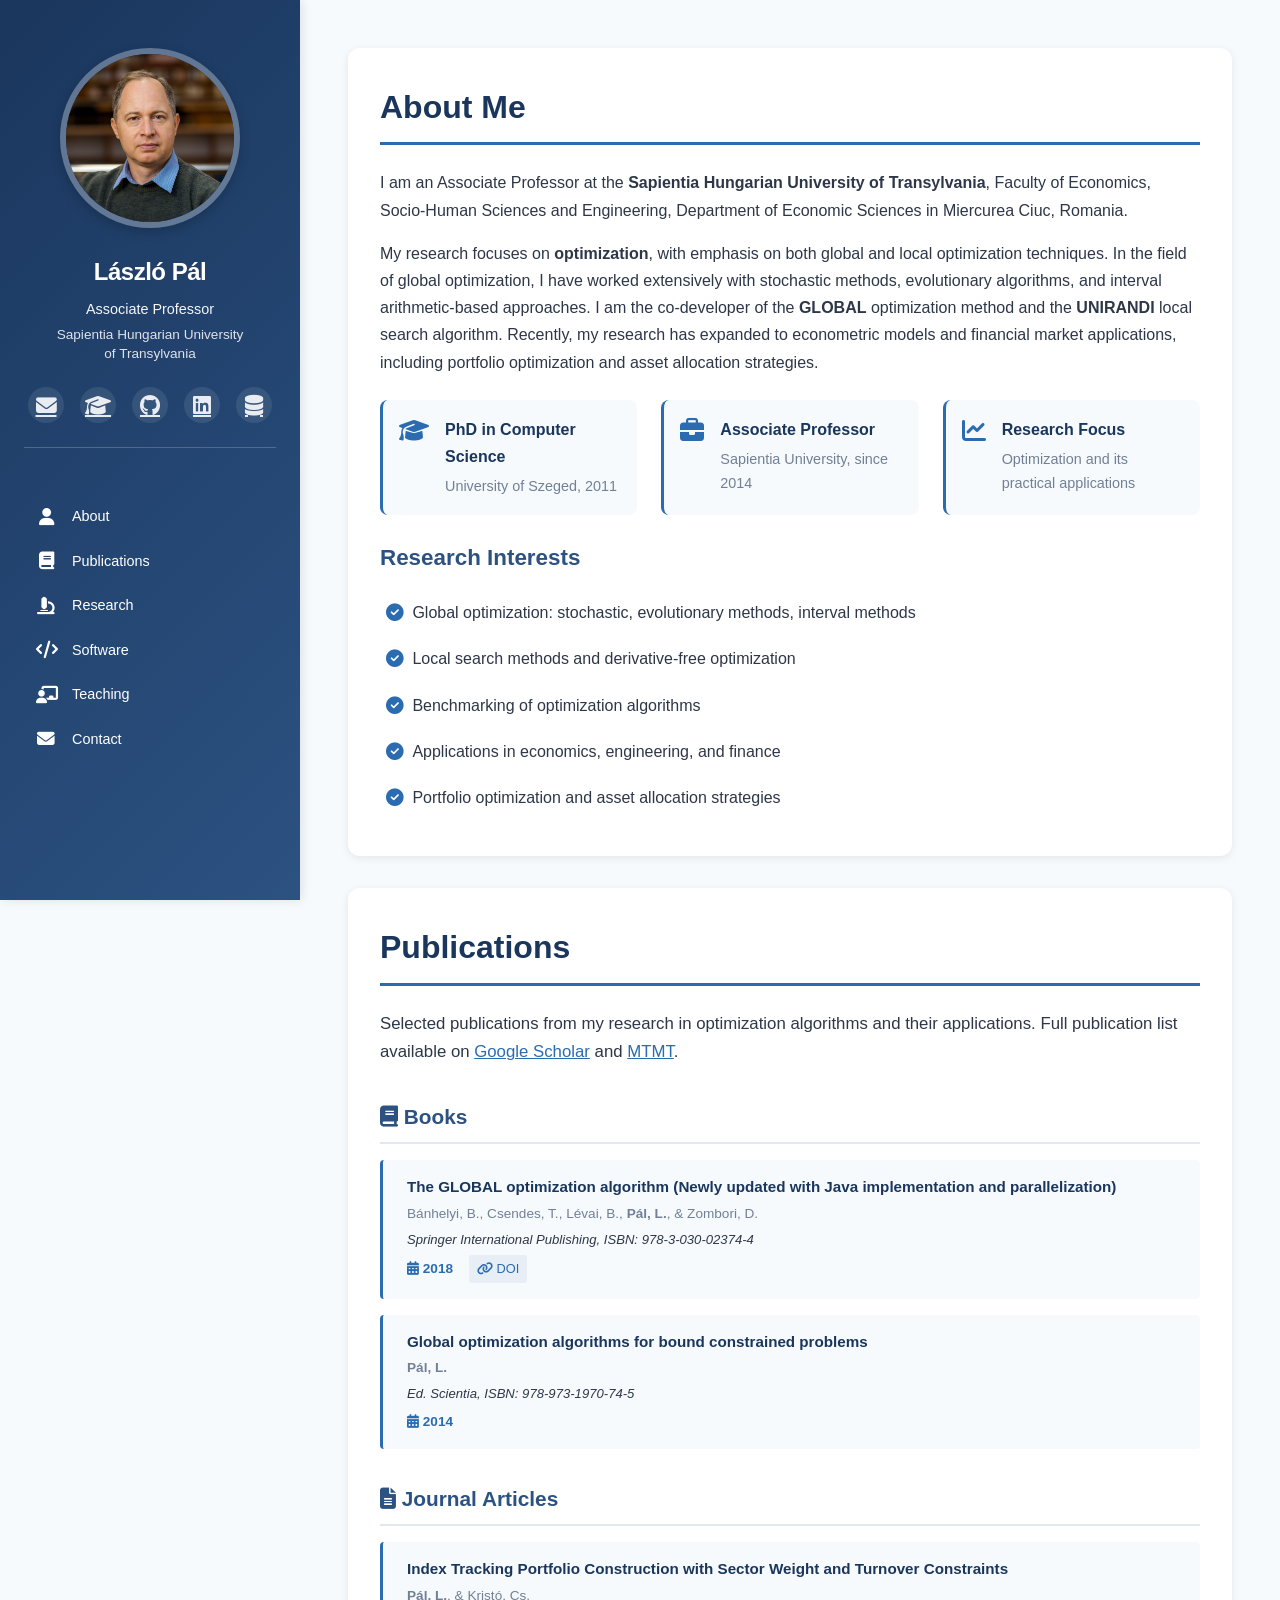
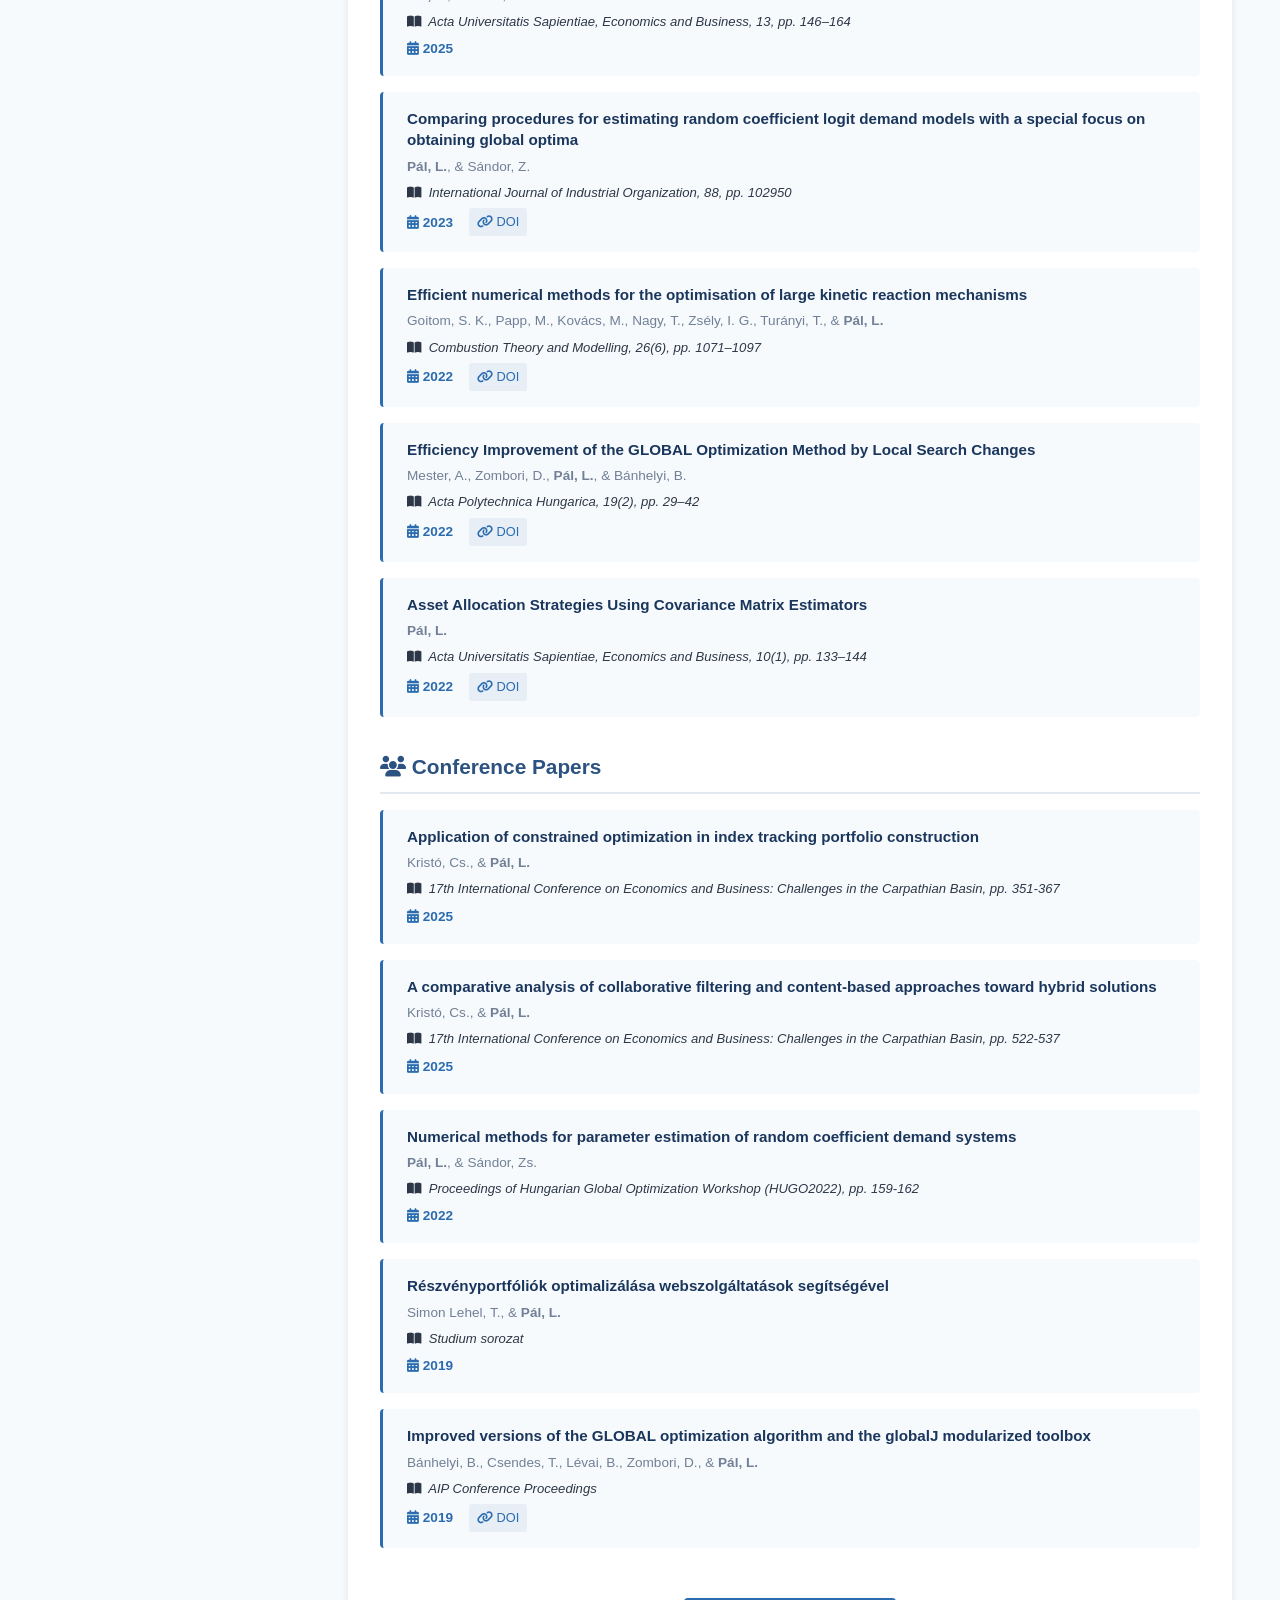
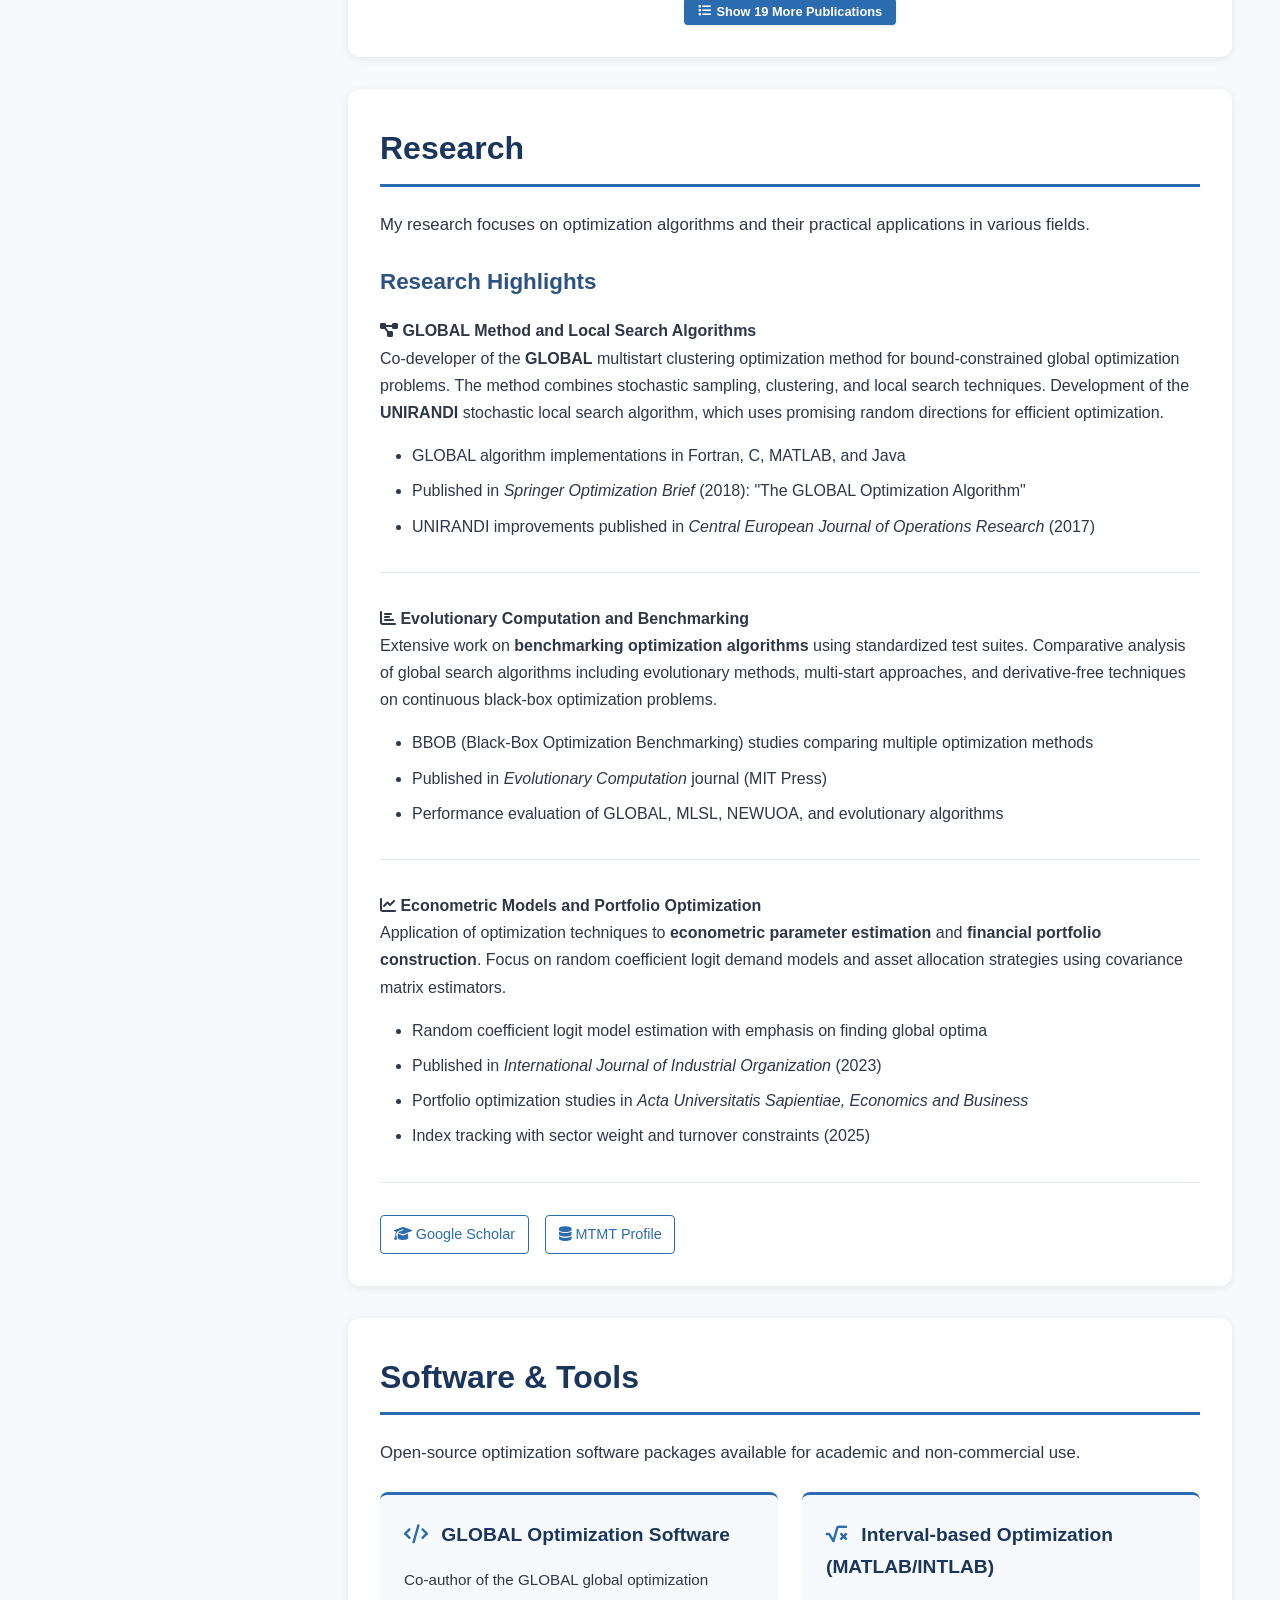
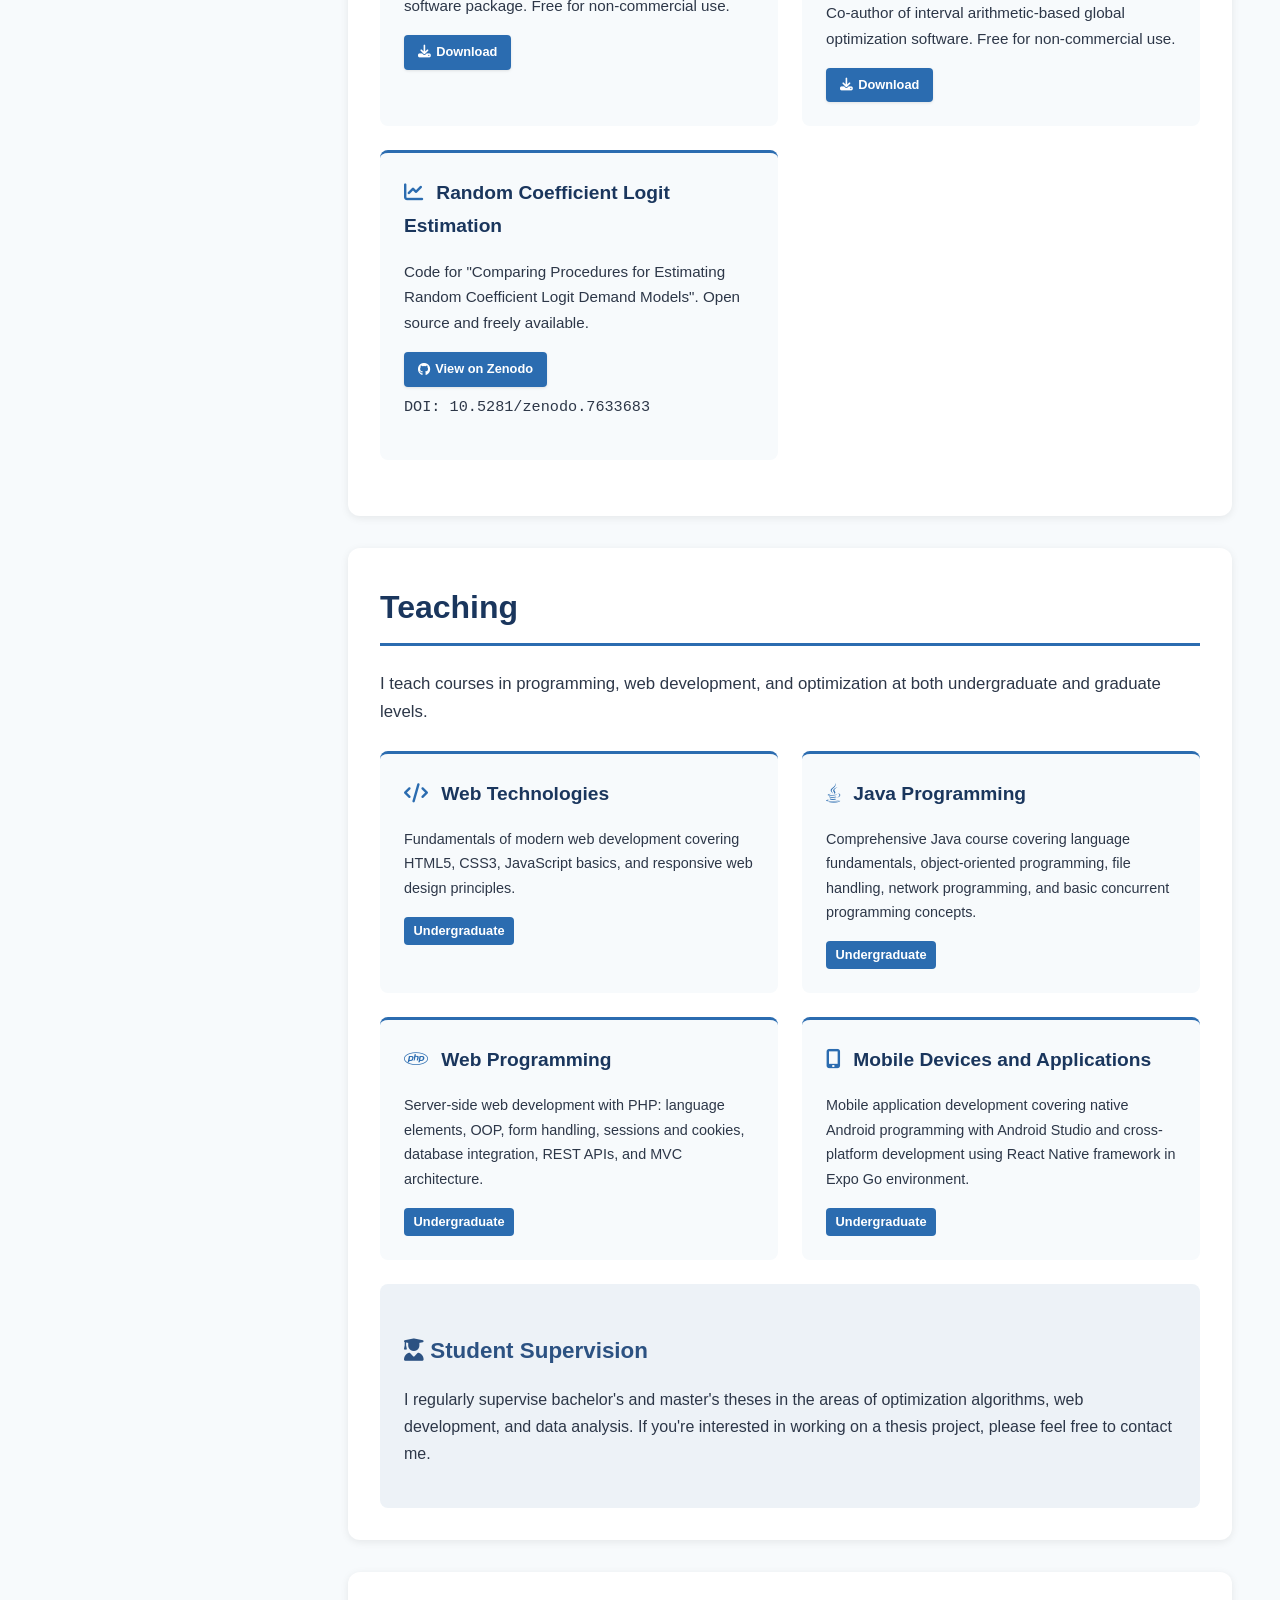
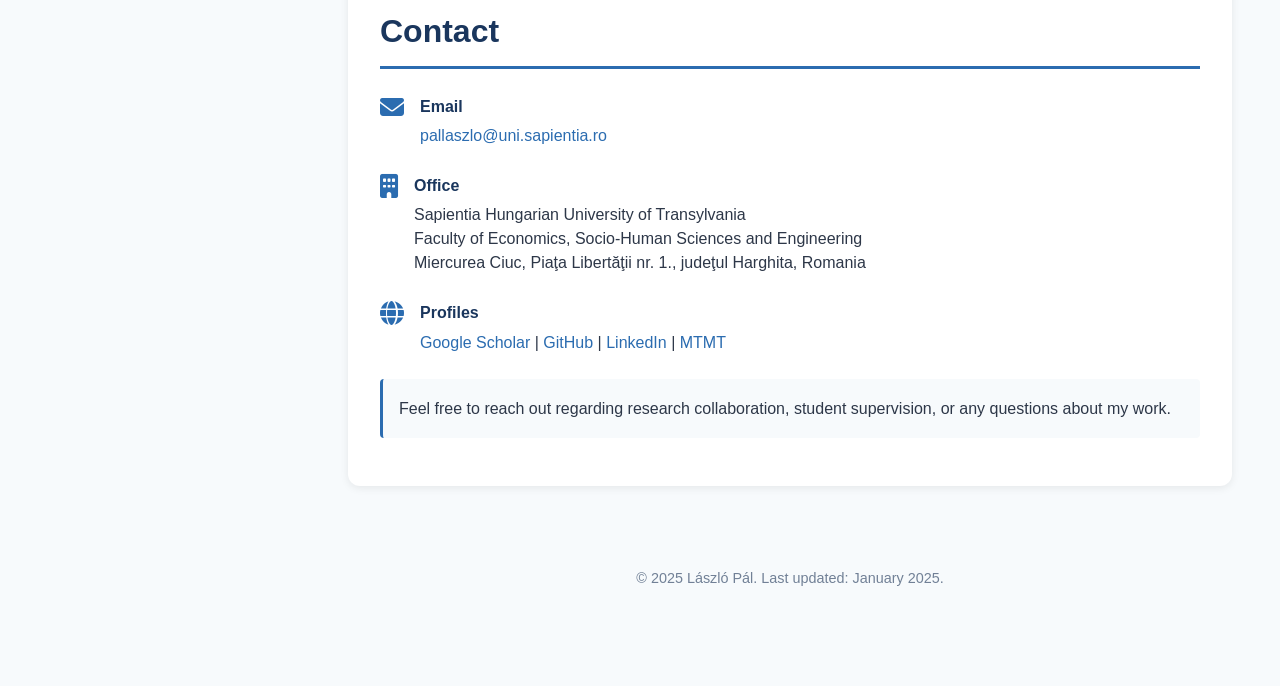
<file: index.html>
<!DOCTYPE html>
<html lang="en">
<head>
    <meta charset="UTF-8">
    <meta name="viewport" content="width=device-width, initial-scale=1.0">

    <!-- Google tag (gtag.js) -->
    <script async src="https://www.googletagmanager.com/gtag/js?id=G-C1RTCQ168E"></script>
    <script>
        window.dataLayer = window.dataLayer || [];
        function gtag(){dataLayer.push(arguments);}
        gtag('js', new Date());
        gtag('config', 'G-C1RTCQ168E');
    </script>

    <title>László Pál - Associate Professor | Optimization Algorithms Research</title>

    <!-- SEO Meta Tags -->
    <meta name="description" content="László Pál, Associate Professor at Sapientia University. Research in optimization algorithms (GLOBAL, UNIRANDI), benchmarking, econometric models, and portfolio optimization. Publications in Evolutionary Computation, IJIO, and Springer.">
    <meta name="keywords" content="László Pál, optimization algorithms, global optimization, GLOBAL method, UNIRANDI, benchmarking, BBOB, stochastic methods, evolutionary algorithms, interval methods, econometric models, portfolio optimization, Sapientia University, Android development, React Native">
    <meta name="author" content="László Pál">
    <meta name="robots" content="index, follow">

    <!-- Open Graph / Facebook -->
    <meta property="og:type" content="website">
    <meta property="og:url" content="https://pallaszlo.github.io/">
    <meta property="og:title" content="László Pál - Optimization Algorithms Research">
    <meta property="og:description" content="Research in optimization algorithms, benchmarking, and practical applications in economics and finance.">
    <meta property="og:image" content="https://pallaszlo.github.io/assets/images/profile_small.jpg">

    <!-- Twitter -->
    <meta property="twitter:card" content="summary">
    <meta property="twitter:url" content="https://pallaszlo.github.io/">
    <meta property="twitter:title" content="László Pál - Associate Professor">
    <meta property="twitter:description" content="Optimization algorithms research and benchmarking.">
    <meta property="twitter:image" content="https://pallaszlo.github.io/assets/images/profile_small.jpg">

    <!-- Canonical URL -->
    <link rel="canonical" href="https://pallaszlo.github.io/">

    <!-- Google Search Console Verification (add meg később!) -->
    <!-- <meta name="google-site-verification" content="your-verification-code"> -->

    <link rel="stylesheet" href="css/style.css">
    <link rel="stylesheet" href="https://cdnjs.cloudflare.com/ajax/libs/font-awesome/6.4.0/css/all.min.css">
</head>
<body>
    <!-- Fixed Sidebar -->
    <aside class="sidebar">
        <div class="profile">
            <div class="profile-image">
                <img src="assets/images/profile_small.jpg" alt="László Pál">
            </div>
            <h1>László Pál</h1>
            <p class="title">Associate Professor</p>
            <p class="institution">Sapientia Hungarian University<br>of Transylvania</p>

            <div class="social-links">
                <a href="mailto:pallaszlo@uni.sapientia.ro" title="Email" aria-label="Email">
                    <i class="fas fa-envelope"></i>
                </a>
                <a href="https://scholar.google.com/citations?user=nDlGWqsAAAAJ&hl=en" title="Google Scholar" target="_blank" rel="noopener" aria-label="Google Scholar">
                    <i class="fas fa-graduation-cap"></i>
                </a>
                <a href="https://github.com/pallaszlo" title="GitHub" target="_blank" rel="noopener" aria-label="GitHub">
                    <i class="fab fa-github"></i>
                </a>
                <a href="https://www.linkedin.com/in/l%C3%A1szl%C3%B3-p%C3%A1l-b04ba25a/" title="LinkedIn" target="_blank" rel="noopener" aria-label="LinkedIn">
                    <i class="fab fa-linkedin"></i>
                </a>
                <a href="https://m2.mtmt.hu/gui2/?type=authors&mode=browse&sel=10026711" title="MTMT" target="_blank" rel="noopener" aria-label="MTMT">
                    <i class="fas fa-database"></i>
                </a>
            </div>

            <nav class="main-nav">
                <a href="#about"><i class="fas fa-user"></i> About</a>
                <a href="#publications"><i class="fas fa-book"></i> Publications</a>
                <a href="#research"><i class="fas fa-microscope"></i> Research</a>
                <a href="#software"><i class="fas fa-code"></i> Software</a>
                <a href="#teaching"><i class="fas fa-chalkboard-teacher"></i> Teaching</a>
                <a href="#contact"><i class="fas fa-envelope"></i> Contact</a>
            </nav>
        </div>
    </aside>

    <!-- Main Content -->
    <main class="content">
        <section id="about" class="section">
            <h2>About Me</h2>

            <p>
                I am an Associate Professor at the <strong>Sapientia Hungarian University of Transylvania</strong>,
                Faculty of Economics, Socio-Human Sciences and Engineering, Department of Economic Sciences in Miercurea Ciuc, Romania.
            </p>

            <p>
                My research focuses on <strong>optimization</strong>, with emphasis on both global and local optimization techniques.
                In the field of global optimization, I have worked extensively with stochastic methods, evolutionary algorithms, and
                interval arithmetic-based approaches. I am the co-developer of the <strong>GLOBAL</strong> optimization method and
                the <strong>UNIRANDI</strong> local search algorithm. Recently, my research has expanded to econometric models and
                financial market applications, including portfolio optimization and asset allocation strategies.
            </p>

            <div class="highlights">
                <div class="highlight-item">
                    <i class="fas fa-graduation-cap"></i>
                    <div>
                        <strong>PhD in Computer Science</strong>
                        <p>University of Szeged, 2011</p>
                    </div>
                </div>

                <div class="highlight-item">
                    <i class="fas fa-briefcase"></i>
                    <div>
                        <strong>Associate Professor</strong>
                        <p>Sapientia University, since 2014</p>
                    </div>
                </div>

                <div class="highlight-item">
                    <i class="fas fa-chart-line"></i>
                    <div>
                        <strong>Research Focus</strong>
                        <p>Optimization and its practical applications</p>
                    </div>
                </div>
            </div>

            <h3>Research Interests</h3>
            <ul class="research-interests">
                <li><i class="fas fa-check-circle"></i> Global optimization: stochastic, evolutionary methods, interval methods</li>
                <li><i class="fas fa-check-circle"></i> Local search methods and derivative-free optimization</li>
                <li><i class="fas fa-check-circle"></i> Benchmarking of optimization algorithms</li>
                <li><i class="fas fa-check-circle"></i> Applications in economics, engineering, and finance</li>
                <li><i class="fas fa-check-circle"></i> Portfolio optimization and asset allocation strategies</li>
            </ul>

            <!-- Download CV Button - Hidden
            <div class="cv-download">
                <a href="assets/cv.pdf" class="button" download>
                    <i class="fas fa-file-pdf"></i> Download CV
                </a>
            </div>
            -->
        </section>

        <section id="publications" class="section">
            <h2>Publications</h2>
            <p class="section-intro">
                Selected publications from my research in optimization algorithms and their applications.
                Full publication list available on
                <a href="https://scholar.google.com/citations?user=nDlGWqsAAAAJ&hl=en" target="_blank" rel="noopener">Google Scholar</a> and
                <a href="https://m2.mtmt.hu/gui2/?type=authors&mode=browse&sel=10026711" target="_blank" rel="noopener">MTMT</a>.
            </p>
            
            <div id="publications-list">
                <p class="loading">Loading publications...</p>
            </div>
            
            <div class="view-all">
                <button class="button" onclick="toggleAllPublications()">
                    <i class="fas fa-list"></i> View All Publications
                </button>
            </div>
        </section>

        <section id="research" class="section">
            <h2>Research</h2>
            <p class="section-intro">
                My research focuses on optimization algorithms and their practical applications in various fields.
            </p>

            <h3>Research Highlights</h3>

            <div class="research-item">
                <h4><i class="fas fa-project-diagram"></i> GLOBAL Method and Local Search Algorithms</h4>
                <p>
                    Co-developer of the <strong>GLOBAL</strong> multistart clustering optimization method for bound-constrained
                    global optimization problems. The method combines stochastic sampling, clustering, and local search techniques.
                    Development of the <strong>UNIRANDI</strong> stochastic local search algorithm, which uses promising random
                    directions for efficient optimization.
                </p>
                <ul>
                    <li>GLOBAL algorithm implementations in Fortran, C, MATLAB, and Java</li>
                    <li>Published in <em>Springer Optimization Brief</em> (2018): "The GLOBAL Optimization Algorithm"</li>
                    <li>UNIRANDI improvements published in <em>Central European Journal of Operations Research</em> (2017)</li>
                </ul>
            </div>

            <div class="research-item">
                <h4><i class="fas fa-chart-bar"></i> Evolutionary Computation and Benchmarking</h4>
                <p>
                    Extensive work on <strong>benchmarking optimization algorithms</strong> using standardized test suites.
                    Comparative analysis of global search algorithms including evolutionary methods, multi-start approaches,
                    and derivative-free techniques on continuous black-box optimization problems.
                </p>
                <ul>
                    <li>BBOB (Black-Box Optimization Benchmarking) studies comparing multiple optimization methods</li>
                    <li>Published in <em>Evolutionary Computation</em> journal (MIT Press)</li>
                    <li>Performance evaluation of GLOBAL, MLSL, NEWUOA, and evolutionary algorithms</li>
                </ul>
            </div>

            <div class="research-item">
                <h4><i class="fas fa-chart-line"></i> Econometric Models and Portfolio Optimization</h4>
                <p>
                    Application of optimization techniques to <strong>econometric parameter estimation</strong> and
                    <strong>financial portfolio construction</strong>. Focus on random coefficient logit demand models
                    and asset allocation strategies using covariance matrix estimators.
                </p>
                <ul>
                    <li>Random coefficient logit model estimation with emphasis on finding global optima</li>
                    <li>Published in <em>International Journal of Industrial Organization</em> (2023)</li>
                    <li>Portfolio optimization studies in <em>Acta Universitatis Sapientiae, Economics and Business</em></li>
                    <li>Index tracking with sector weight and turnover constraints (2025)</li>
                </ul>
            </div>

            <div class="research-links">
                <a href="https://scholar.google.com/citations?user=nDlGWqsAAAAJ&hl=en" target="_blank" rel="noopener">
                    <i class="fas fa-graduation-cap"></i> Google Scholar
                </a>
                <a href="https://m2.mtmt.hu/gui2/?type=authors&mode=browse&sel=10026711" target="_blank" rel="noopener">
                    <i class="fas fa-database"></i> MTMT Profile
                </a>
            </div>
        </section>

        <section id="software" class="section">
            <h2>Software & Tools</h2>
            <p class="section-intro">
                Open-source optimization software packages available for academic and non-commercial use.
            </p>

            <div class="software-grid">
                <div class="software-item">
                    <h3><i class="fas fa-code"></i> GLOBAL Optimization Software</h3>
                    <p>
                        Co-author of the GLOBAL global optimization software package. Free for non-commercial use.
                    </p>
                    <a href="http://www.inf.u-szeged.hu/~csendes/Reg/regform.php" class="button" target="_blank">
                        <i class="fas fa-download"></i> Download
                    </a>
                </div>

                <div class="software-item">
                    <h3><i class="fas fa-square-root-alt"></i> Interval-based Optimization (MATLAB/INTLAB)</h3>
                    <p>
                        Co-author of interval arithmetic-based global optimization software. Free for non-commercial use.
                    </p>
                    <a href="http://www.inf.u-szeged.hu/~csendes/Reg/regform.php" class="button" target="_blank">
                        <i class="fas fa-download"></i> Download
                    </a>
                </div>

                <div class="software-item">
                    <h3><i class="fas fa-chart-line"></i> Random Coefficient Logit Estimation</h3>
                    <p>
                        Code for "Comparing Procedures for Estimating Random Coefficient Logit Demand Models".
                        Open source and freely available.
                    </p>
                    <a href="https://zenodo.org/record/7633684" class="button" target="_blank">
                        <i class="fab fa-github"></i> View on Zenodo
                    </a>
                    <p class="software-doi">DOI: 10.5281/zenodo.7633683</p>
                </div>
            </div>
        </section>

        <section id="teaching" class="section">
            <h2>Teaching</h2>
            <p class="section-intro">
                I teach courses in programming, web development, and optimization at both undergraduate and graduate levels.
            </p>

            <div class="teaching-grid">
                <div class="teaching-item">
                    <h3><i class="fas fa-code"></i> Web Technologies</h3>
                    <p>Fundamentals of modern web development covering HTML5, CSS3, JavaScript basics,
                       and responsive web design principles.</p>
                    <span class="course-level">Undergraduate</span>
                </div>

                <div class="teaching-item">
                    <h3><i class="fab fa-java"></i> Java Programming</h3>
                    <p>Comprehensive Java course covering language fundamentals, object-oriented programming,
                       file handling, network programming, and basic concurrent programming concepts.</p>
                    <span class="course-level">Undergraduate</span>
                </div>

                <div class="teaching-item">
                    <h3><i class="fab fa-php"></i> Web Programming</h3>
                    <p>Server-side web development with PHP: language elements, OOP, form handling,
                       sessions and cookies, database integration, REST APIs, and MVC architecture.</p>
                    <span class="course-level">Undergraduate</span>
                </div>

                <div class="teaching-item">
                    <h3><i class="fas fa-mobile-alt"></i> Mobile Devices and Applications</h3>
                    <p>Mobile application development covering native Android programming with Android Studio
                       and cross-platform development using React Native framework in Expo Go environment.</p>
                    <span class="course-level">Undergraduate</span>
                </div>
            </div>
            
            <div class="supervision">
                <h3><i class="fas fa-user-graduate"></i> Student Supervision</h3>
                <p>
                    I regularly supervise bachelor's and master's theses in the areas of optimization algorithms, 
                    web development, and data analysis. If you're interested in working on a thesis project, 
                    please feel free to contact me.
                </p>
            </div>
        </section>

        <section id="contact" class="section">
            <h2>Contact</h2>
            
            <div class="contact-grid">
                <div class="contact-item">
                    <i class="fas fa-envelope"></i>
                    <div>
                        <strong>Email</strong>
                        <p><a href="mailto:pallaszlo@uni.sapientia.ro">pallaszlo@uni.sapientia.ro</a></p>
                    </div>
                </div>
                
                <div class="contact-item">
                    <i class="fas fa-building"></i>
                    <div>
                        <strong>Office</strong>
                        <p>Sapientia Hungarian University of Transylvania<br>
                           Faculty of Economics, Socio-Human Sciences and Engineering<br>
                           Miercurea Ciuc, Piaţa Libertăţii nr. 1., judeţul Harghita, Romania</p>
                    </div>
                </div>
                
                <div class="contact-item">
                    <i class="fas fa-globe"></i>
                    <div>
                        <strong>Profiles</strong>
                        <p>
                            <a href="https://scholar.google.com/citations?user=nDlGWqsAAAAJ&hl=en" target="_blank">Google Scholar</a> |
                            <a href="https://github.com/pallaszlo" target="_blank">GitHub</a> |
                            <a href="https://www.linkedin.com/in/l%C3%A1szl%C3%B3-p%C3%A1l-b04ba25a/" target="_blank">LinkedIn</a> |
                            <a href="https://m2.mtmt.hu/gui2/?type=authors&mode=browse&sel=10026711" target="_blank">MTMT</a>
                        </p>
                    </div>
                </div>
            </div>
            
            <p class="contact-note">
                Feel free to reach out regarding research collaboration, student supervision, 
                or any questions about my work.
            </p>
        </section>

        <footer>
            <p>&copy; 2025 László Pál. Last updated: January 2025.</p>
        </footer>
    </main>

    <!-- Scroll to Top Button -->
    <button id="scrollToTop" class="scroll-top-btn" onclick="scrollToTop()" aria-label="Scroll to top">
        <i class="fas fa-arrow-up"></i>
    </button>

    <!-- Structured Data for Google -->
    <script type="application/ld+json">
    {
        "@context": "https://schema.org",
        "@type": "Person",
        "name": "László Pál",
        "jobTitle": "Associate Professor",
        "affiliation": {
            "@type": "Organization",
            "name": "Sapientia Hungarian University of Transylvania"
        },
        "url": "https://pallaszlo.github.io",
        "image": "https://pallaszlo.github.io/assets/images/profile_small.jpg",
        "sameAs": [
            "https://m2.mtmt.hu/gui2/?type=authors&mode=browse&sel=10026711",
            "https://scholar.google.com/citations?user=nDlGWqsAAAAJ&hl=en",
            "https://www.linkedin.com/in/l%C3%A1szl%C3%B3-p%C3%A1l-b04ba25a/",
            "https://github.com/pallaszlo"
        ],
        "alumniOf": {
            "@type": "Organization",
            "name": "University of Szeged"
        },
        "knowsAbout": [
            "Optimization Algorithms",
            "Global Optimization",
            "GLOBAL Method",
            "UNIRANDI Method",
            "Benchmarking",
            "BBOB",
            "Stochastic Methods",
            "Evolutionary Algorithms",
            "Interval Methods",
            "Econometric Models",
            "Portfolio Optimization",
            "Android Development",
            "React Native"
        ]
    }
    </script>

    <script src="js/main.js"></script>
    <script src="js/publications.js"></script>
</body>
</html>
</file>
<file: css/style.css>
/* Reset and Base Styles */
* {
    margin: 0;
    padding: 0;
    box-sizing: border-box;
}

:root {
    /* Professional Color Palette */
    --primary-color: #1a365d;  /* Deep blue */
    --secondary-color: #2c5282;  /* Medium blue */
    --accent-color: #2b6cb0;  /* Bright blue */
    --text-color: #2d3748;
    --text-light: #718096;
    --bg-color: #ffffff;
    --bg-light: #f7fafc;
    --bg-highlight: #edf2f7;
    --border-color: #e2e8f0;
    --shadow: 0 2px 8px rgba(0, 0, 0, 0.08);
    --shadow-hover: 0 4px 12px rgba(0, 0, 0, 0.12);
    
    /* Spacing */
    --sidebar-width: 300px;
    --content-max-width: 1000px;
    --spacing-xs: 0.5rem;
    --spacing-sm: 1rem;
    --spacing-md: 1.5rem;
    --spacing-lg: 2rem;
    --spacing-xl: 3rem;
}

body {
    font-family: -apple-system, BlinkMacSystemFont, 'Segoe UI', 'Roboto', 'Oxygen', 'Ubuntu', 'Cantarell', sans-serif;
    line-height: 1.7;
    color: var(--text-color);
    background-color: var(--bg-light);
}

/* Sidebar Styles */
.sidebar {
    position: fixed;
    top: 0;
    left: 0;
    width: var(--sidebar-width);
    height: 100vh;
    background: linear-gradient(135deg, var(--primary-color) 0%, var(--secondary-color) 100%);
    color: white;
    padding-top: var(--spacing-xl);
    padding-left: var(--spacing-md);
    padding-right: var(--spacing-md);
    padding-bottom: var(--spacing-lg);
    overflow-y: auto;
    scrollbar-width: thin;
    -ms-overflow-style: none;
    box-shadow: 2px 0 10px rgba(0, 0, 0, 0.1);
    z-index: 1000;
}

.sidebar::-webkit-scrollbar {
    width: 5px;
}

.sidebar::-webkit-scrollbar-thumb {
    background: rgba(255, 255, 255, 0.3);
    border-radius: 3px;
}

.profile {
    text-align: center;
}

.profile-image {
    width: 180px;
    height: 180px;
    margin: 0 auto var(--spacing-md);
    border-radius: 50%;
    overflow: hidden;
    border: 6px solid rgba(255, 255, 255, 0.3);
    box-shadow: 0 4px 12px rgba(0, 0, 0, 0.2);
}

.profile-image img {
    width: 100%;
    height: 100%;
    object-fit: cover;
    object-position: center 20%;
}

.sidebar h1 {
    font-size: 1.5rem;
    margin-bottom: 0.25rem;
    font-weight: 700;
    letter-spacing: -0.5px;
}

.sidebar .title {
    color: rgba(255, 255, 255, 0.95);
    font-size: 0.9rem;
    font-weight: 500;
    margin-bottom: 0.25rem;
}

.sidebar .institution {
    color: rgba(255, 255, 255, 0.85);
    font-size: 0.85rem;
    line-height: 1.4;
    margin-bottom: var(--spacing-md);
}

/* Navigation */
.main-nav {
    display: flex;
    flex-direction: column;
    gap: 0.25rem;
    margin: 0;
    padding-top: var(--spacing-md);
    border-top: none;
}

.main-nav a {
    color: white;
    text-decoration: none;
    padding: 0.5rem 0.75rem;
    border-radius: 6px;
    transition: all 0.3s ease;
    font-size: 0.9rem;
    font-weight: 500;
    display: flex;
    align-items: center;
    gap: var(--spacing-sm);
}

.main-nav a i {
    width: 20px;
    font-size: 1.1rem;
}

.main-nav a:hover,
.main-nav a.active {
    background-color: rgba(255, 255, 255, 0.15);
    transform: translateX(5px);
}

/* Social Links */
.social-links {
    display: flex;
    justify-content: center;
    gap: var(--spacing-sm);
    margin-top: var(--spacing-md);
    margin-bottom: var(--spacing-md);
    padding-bottom: var(--spacing-md);
    border-bottom: 1px solid rgba(255, 255, 255, 0.2);
}

.social-links a {
    color: white;
    font-size: 1.3rem;
    transition: all 0.3s ease;
    opacity: 0.9;
    width: 36px;
    height: 36px;
    display: flex;
    align-items: center;
    justify-content: center;
    border-radius: 50%;
    background-color: rgba(255, 255, 255, 0.1);
    flex-shrink: 0;
}

.social-links a:hover {
    transform: translateY(-3px);
    opacity: 1;
    background-color: rgba(255, 255, 255, 0.2);
}

.social-links a i {
    display: block;
}

/* Main Content */
.content {
    margin-left: var(--sidebar-width);
    padding-top: var(--spacing-xl);
    padding-left: var(--spacing-xl);
    padding-right: var(--spacing-xl);
    padding-bottom: var(--spacing-xl);
    max-width: var(--content-max-width);
}

#about {
    margin-top: 0;
}

.section:first-child {
    margin-top: 0;
}

.section {
    background-color: var(--bg-color);
    padding: var(--spacing-lg);
    margin-bottom: var(--spacing-lg);
    border-radius: 12px;
    box-shadow: var(--shadow);
    transition: box-shadow 0.3s ease;
}

.section:hover {
    box-shadow: var(--shadow-hover);
}

.section h2 {
    color: var(--primary-color);
    font-size: 2rem;
    margin-bottom: var(--spacing-md);
    padding-bottom: var(--spacing-xs);
    border-bottom: 3px solid var(--accent-color);
    font-weight: 700;
}

.section h3 {
    color: var(--secondary-color);
    font-size: 1.4rem;
    margin-top: var(--spacing-md);
    margin-bottom: var(--spacing-sm);
    font-weight: 600;
}

.section p {
    margin-bottom: var(--spacing-sm);
    color: var(--text-color);
}

.section-intro {
    color: var(--text-light);
    font-size: 1.05rem;
    margin-bottom: var(--spacing-xl);
}

/* Highlights */
.highlights {
    display: grid;
    grid-template-columns: repeat(auto-fit, minmax(250px, 1fr));
    gap: var(--spacing-md);
    margin: var(--spacing-md) 0;
}

.highlight-item {
    display: flex;
    align-items: flex-start;
    gap: var(--spacing-sm);
    padding: var(--spacing-sm);
    background-color: var(--bg-light);
    border-radius: 8px;
    border-left: 3px solid var(--accent-color);
}

.highlight-item i {
    font-size: 1.5rem;
    color: var(--accent-color);
    margin-top: 2px;
}

.highlight-item strong {
    display: block;
    color: var(--primary-color);
    margin-bottom: 0.25rem;
}

.highlight-item p {
    margin-bottom: 0;
    font-size: 0.9rem;
    color: var(--text-light);
}

/* Research Interests List */
.research-interests {
    list-style: none;
    margin-left: 0;
}

.research-interests li {
    padding: 0.4rem;
    margin-bottom: 0.4rem;
    display: flex;
    align-items: center;
    gap: var(--spacing-xs);
}

.research-interests i {
    color: var(--accent-color);
    font-size: 1.1rem;
}

/* Button Styles */
.button {
    display: inline-flex;
    align-items: center;
    gap: 0.35rem;
    padding: 0.4rem 0.85rem;
    background-color: var(--accent-color);
    color: white;
    text-decoration: none;
    border-radius: 4px;
    border: none;
    cursor: pointer;
    font-size: 0.8rem;
    font-weight: 600;
    transition: all 0.3s ease;
    box-shadow: 0 1px 3px rgba(0, 0, 0, 0.1);
}

.button:hover {
    background-color: #1e5a8e;
    color: white;
    transform: translateY(-1px);
    box-shadow: 0 3px 6px rgba(0, 0, 0, 0.15);
}

.button i {
    font-size: 0.8rem;
}

.cv-download {
    margin-top: var(--spacing-md);
}

/* Publication Styles */
.publication-item {
    padding: var(--spacing-sm) var(--spacing-md);
    margin-bottom: var(--spacing-sm);
    border-left: 3px solid var(--accent-color);
    background-color: var(--bg-light);
    border-radius: 4px;
}

.publication-item.hidden {
    display: none;
}

.publication-title {
    font-weight: 600;
    color: var(--primary-color);
    margin-bottom: 0.25rem;
    font-size: 0.95rem;
    line-height: 1.4;
}

.publication-authors {
    color: var(--text-light);
    font-size: 0.85rem;
    margin-bottom: 0.25rem;
}

.publication-venue {
    color: var(--text-color);
    font-style: italic;
    font-size: 0.82rem;
    margin-bottom: 0.25rem;
}

.publication-meta {
    display: flex;
    align-items: center;
    gap: var(--spacing-sm);
    margin-top: 0.25rem;
    flex-wrap: wrap;
}

.publication-year {
    color: var(--accent-color);
    font-weight: 600;
    font-size: 0.85rem;
}

.publication-links {
    display: flex;
    gap: 0.5rem;
    flex-wrap: wrap;
}

.publication-links a {
    color: var(--accent-color);
    text-decoration: none;
    font-size: 0.8rem;
    padding: 0.2rem 0.5rem;
    border-radius: 3px;
    background-color: rgba(43, 108, 176, 0.08);
    transition: all 0.2s ease;
}

.publication-links a:hover {
    background-color: var(--accent-color);
    color: white;
}

.doi-link {
    color: var(--accent-color);
    text-decoration: none;
    font-size: 0.8rem;
    padding: 0.2rem 0.5rem;
    border-radius: 3px;
    background-color: rgba(43, 108, 176, 0.08);
    transition: all 0.2s ease;
}

.doi-link:hover {
    background-color: var(--accent-color);
    color: white;
}

.publications-category {
    margin-top: var(--spacing-lg);
    margin-bottom: var(--spacing-md);
}

.publications-category h3 {
    font-size: 1.3rem;
    color: var(--secondary-color);
    margin-bottom: var(--spacing-sm);
    padding-bottom: var(--spacing-xs);
    border-bottom: 2px solid var(--border-color);
}

/* Research Items */
.research-item {
    margin-bottom: var(--spacing-lg);
    padding-bottom: var(--spacing-md);
    border-bottom: 1px solid var(--border-color);
    /* transition: background-color 0.3s ease; */
}

.research-item:last-child {
    border-bottom: none;
    padding-bottom: 0;
}

.research-item h3 i {
    margin-right: var(--spacing-xs);
    color: var(--accent-color);
}

.research-item ul {
    margin-left: var(--spacing-lg);
    margin-top: var(--spacing-sm);
}

.research-item li {
    margin-bottom: var(--spacing-xs);
}

.research-links {
    display: flex;
    gap: var(--spacing-sm);
    margin-top: var(--spacing-sm);
    flex-wrap: wrap;
}

.research-links a {
    color: var(--accent-color);
    text-decoration: none;
    padding: 0.4rem 0.8rem;
    border: 1px solid var(--accent-color);
    border-radius: 4px;
    font-size: 0.9rem;
    transition: all 0.3s ease;
}

.research-links a:hover {
    background-color: var(--accent-color);
    color: white;
}

/* Teaching Grid */
.teaching-grid {
    display: grid;
    grid-template-columns: repeat(auto-fill, minmax(280px, 1fr));
    gap: var(--spacing-md);
    margin: var(--spacing-md) 0;
}

.teaching-item {
    padding: var(--spacing-md);
    background-color: var(--bg-light);
    border-radius: 8px;
    border-top: 3px solid var(--accent-color);
    /* transition: all 0.3s ease; */
}

/* .teaching-item:hover {
    transform: translateY(-4px);
    box-shadow: var(--shadow-hover);
} */

.teaching-item h3 {
    margin-top: 0;
    font-size: 1.2rem;
    color: var(--primary-color);
}

.teaching-item h3 i {
    margin-right: var(--spacing-xs);
    color: var(--accent-color);
}

.teaching-item p {
    font-size: 0.9rem;
    margin-bottom: var(--spacing-sm);
}

.course-level {
    display: inline-block;
    padding: 0.2rem 0.6rem;
    background-color: var(--accent-color);
    color: white;
    border-radius: 4px;
    font-size: 0.8rem;
    font-weight: 600;
}

.supervision {
    margin-top: var(--spacing-md);
    padding: var(--spacing-md);
    background-color: var(--bg-highlight);
    border-radius: 8px;
}

/* Contact Grid */
.contact-grid {
    display: grid;
    gap: var(--spacing-md);
    margin: var(--spacing-md) 0;
}

.contact-item {
    display: flex;
    gap: var(--spacing-sm);
    align-items: flex-start;
}

.contact-item i {
    font-size: 1.5rem;
    color: var(--accent-color);
    margin-top: 2px;
}

.contact-item strong {
    display: block;
    color: var(--primary-color);
    margin-bottom: 0.25rem;
}

.contact-item p {
    margin-bottom: 0;
    line-height: 1.5;
}

.contact-item a {
    color: var(--accent-color);
    text-decoration: none;
    transition: color 0.2s ease;
}

.contact-item a:hover {
    color: var(--primary-color);
    text-decoration: underline;
}

.contact-note {
    margin-top: var(--spacing-md);
    padding: var(--spacing-sm);
    background-color: var(--bg-light);
    border-left: 3px solid var(--accent-color);
    border-radius: 4px;
}

/* View All Button */
.view-all {
    text-align: center;
    margin-top: var(--spacing-xl);
}

/* Software Grid */
.software-grid {
    display: grid;
    grid-template-columns: repeat(auto-fill, minmax(300px, 1fr));
    gap: var(--spacing-md);
    margin: var(--spacing-md) 0;
}

.software-item {
    padding: var(--spacing-md);
    background-color: var(--bg-light);
    border-radius: 8px;
    border-top: 3px solid var(--accent-color);
    /* transition: all 0.3s ease; */
}

/* .software-item:hover {
    transform: translateY(-4px);
    box-shadow: var(--shadow-hover);
} */

.software-item h3 {
    margin-top: 0;
    font-size: 1.2rem;
    color: var(--primary-color);
}

.software-item h3 i {
    margin-right: var(--spacing-xs);
    color: var(--accent-color);
}

.software-item p {
    font-size: 0.95rem;
    margin-bottom: var(--spacing-sm);
}

.software-doi {
    font-size: 0.85rem;
    color: var(--text-light);
    font-family: monospace;
    margin-top: var(--spacing-xs);
}

/* Footer */
footer {
    text-align: center;
    padding: var(--spacing-xl);
    color: var(--text-light);
    font-size: 0.9rem;
}

/* Loading State */
.loading {
    text-align: center;
    color: var(--text-light);
    padding: var(--spacing-xl);
    font-style: italic;
}

/* Responsive Design */
@media (max-width: 968px) {
    :root {
        --sidebar-width: 100%;
    }
    
    .sidebar {
        position: relative;
        width: 100%;
        height: auto;
        box-shadow: none;
    }
    
    .content {
        margin-left: 0;
        padding: var(--spacing-md);
    }
    
    .section {
        padding: var(--spacing-md);
    }
    
    .main-nav {
        flex-direction: row;
        flex-wrap: wrap;
        justify-content: center;
    }
    
    .main-nav a {
        flex: 0 0 auto;
    }
    
    .highlights {
        grid-template-columns: 1fr;
    }
    
    .teaching-grid {
        grid-template-columns: 1fr;
    }
}

/* Smooth Scrolling */
html {
    scroll-behavior: smooth;
}

/* Scroll to Top Button */
.scroll-top-btn {
    position: fixed;
    bottom: 20px;
    right: 20px;
    width: 45px;
    height: 45px;
    background-color: var(--accent-color);
    color: white;
    border: none;
    border-radius: 50%;
    cursor: pointer;
    display: none;
    align-items: center;
    justify-content: center;
    font-size: 1.2rem;
    box-shadow: 0 4px 12px rgba(0, 0, 0, 0.2);
    z-index: 1000;
    transition: all 0.3s ease;
    opacity: 0.7;
}

.scroll-top-btn:hover {
    opacity: 1;
    transform: translateY(-3px);
    box-shadow: 0 6px 16px rgba(0, 0, 0, 0.3);
}

.scroll-top-btn.show {
    display: flex;
}

/* Scroll to top button only on mobile */
@media (min-width: 968px) {
    .scroll-top-btn {
        display: none !important;
    }
}

/* Link Styles */
a {
    color: var(--accent-color);
    transition: color 0.2s ease;
}

a:hover {
    color: var(--primary-color);
}

/* Print Styles */
@media print {
    .sidebar {
        position: static;
        width: 100%;
    }

    .content {
        margin-left: 0;
    }

    .section {
        break-inside: avoid;
    }
}
</file>
